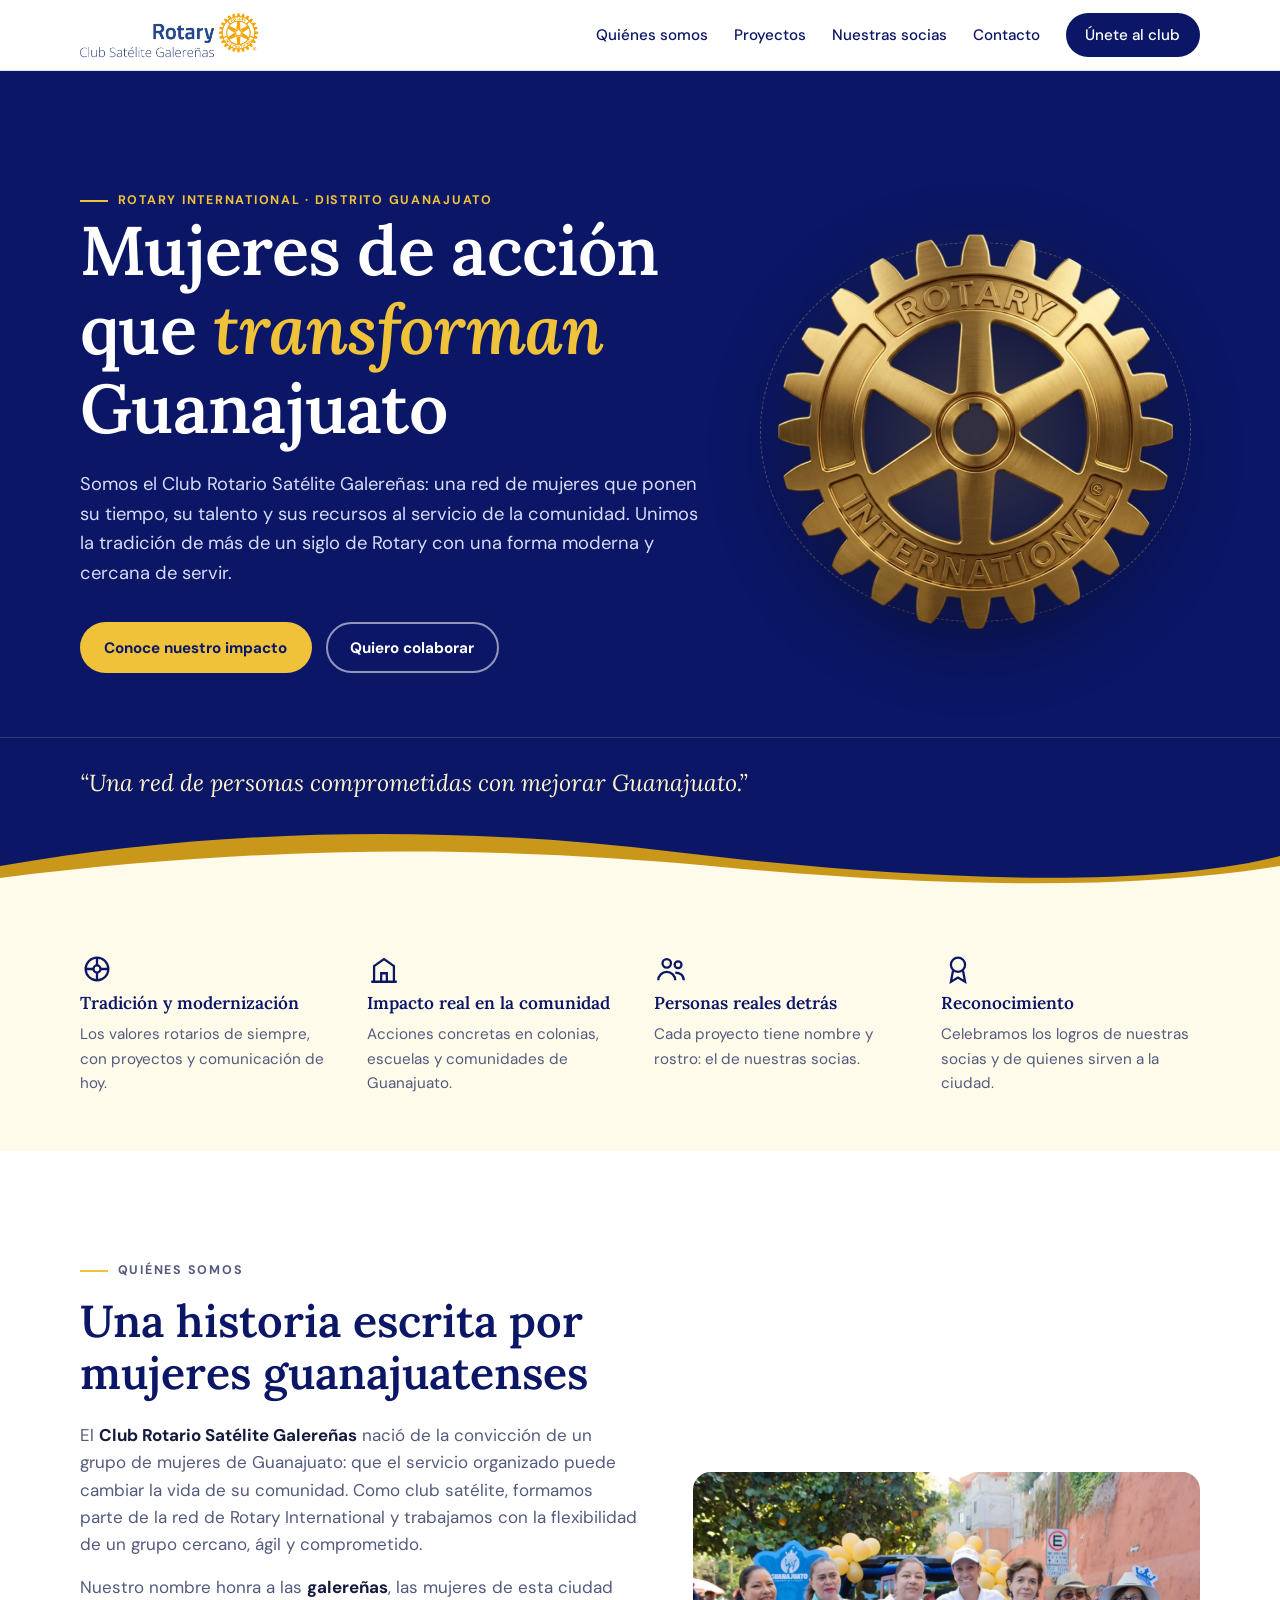
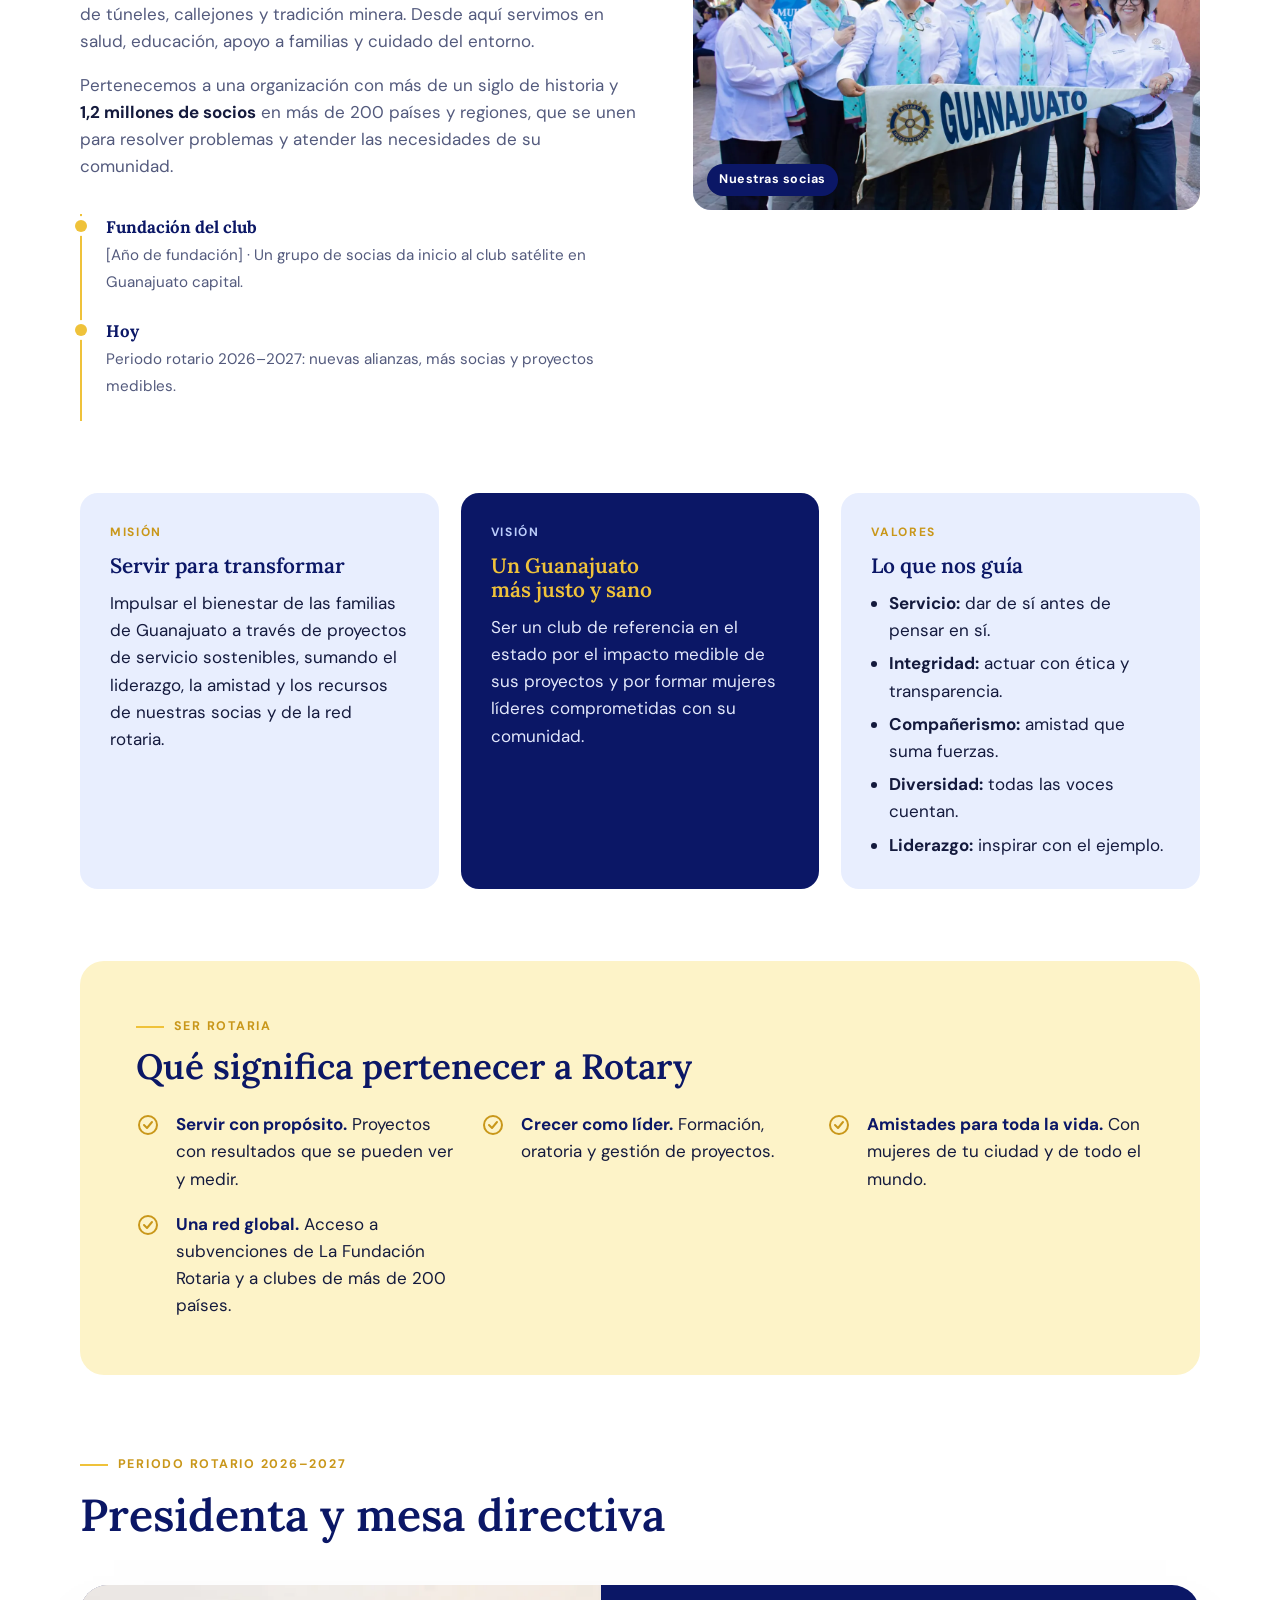
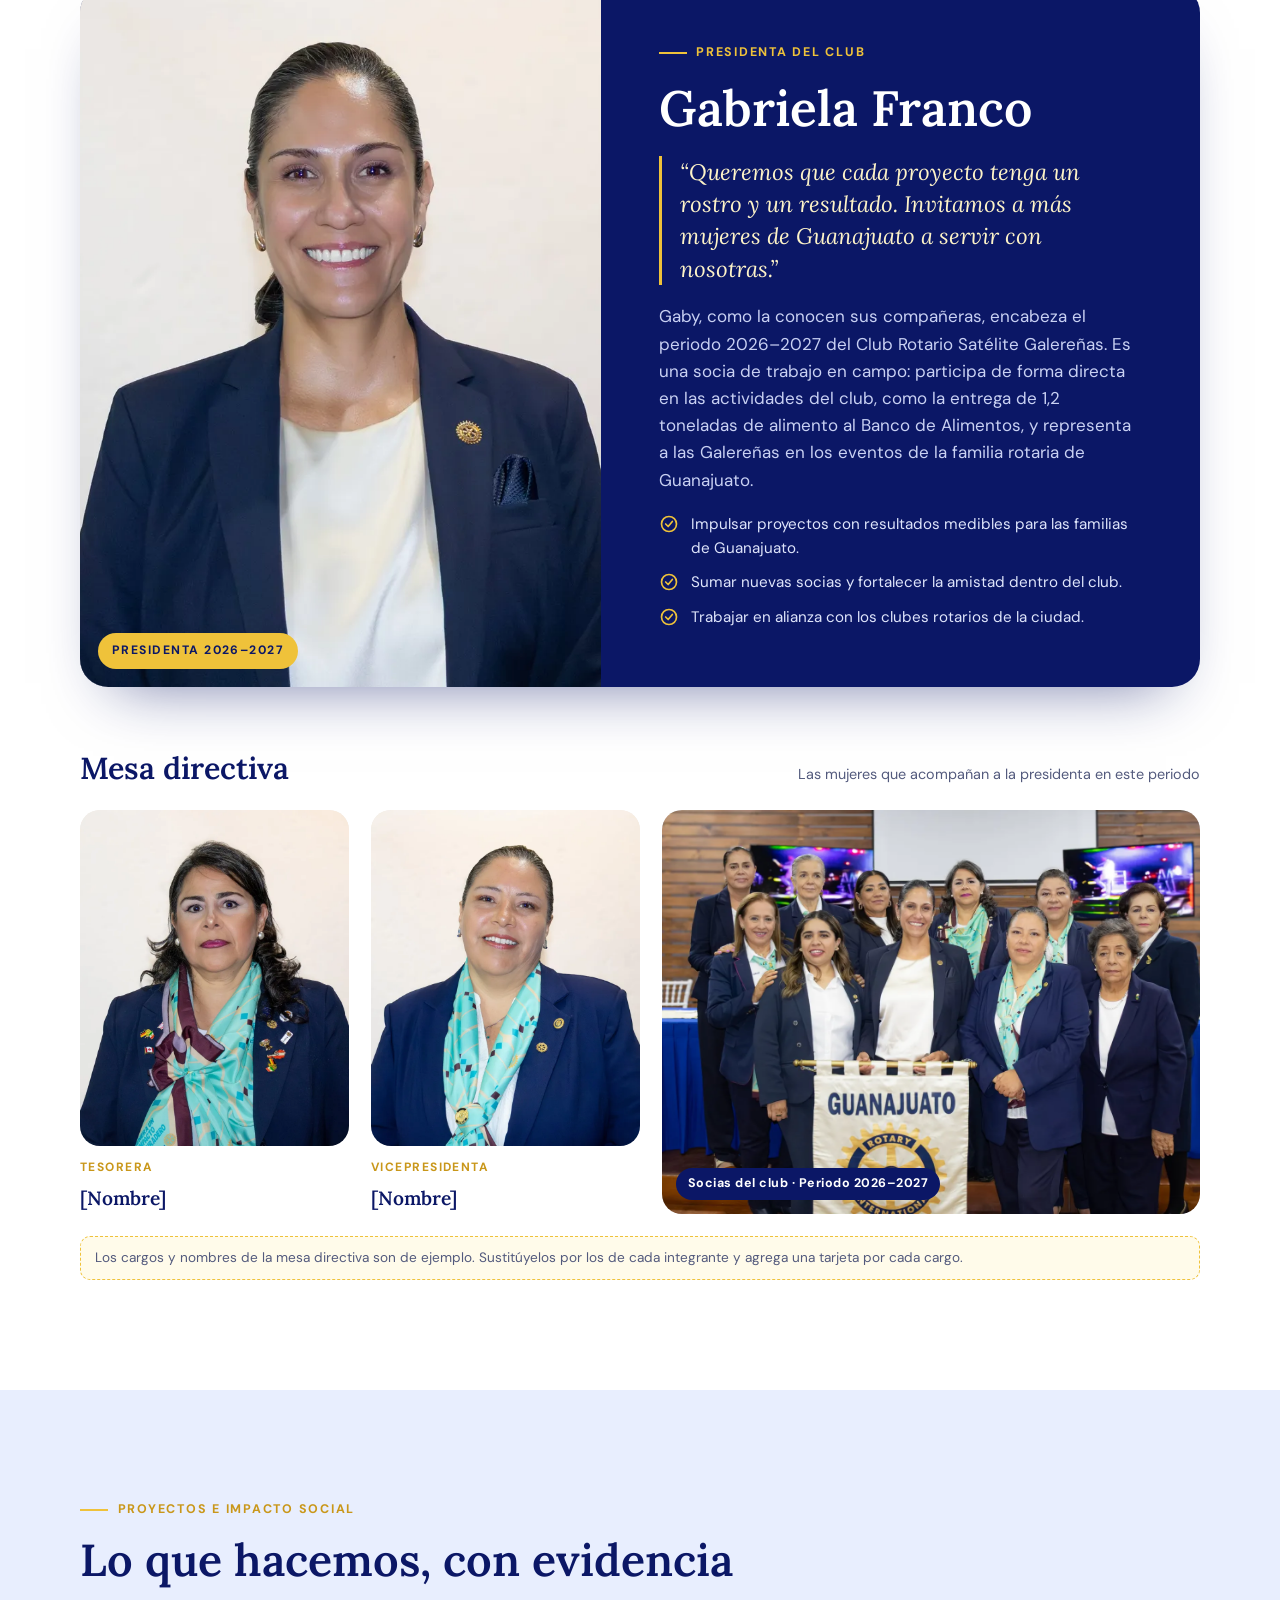
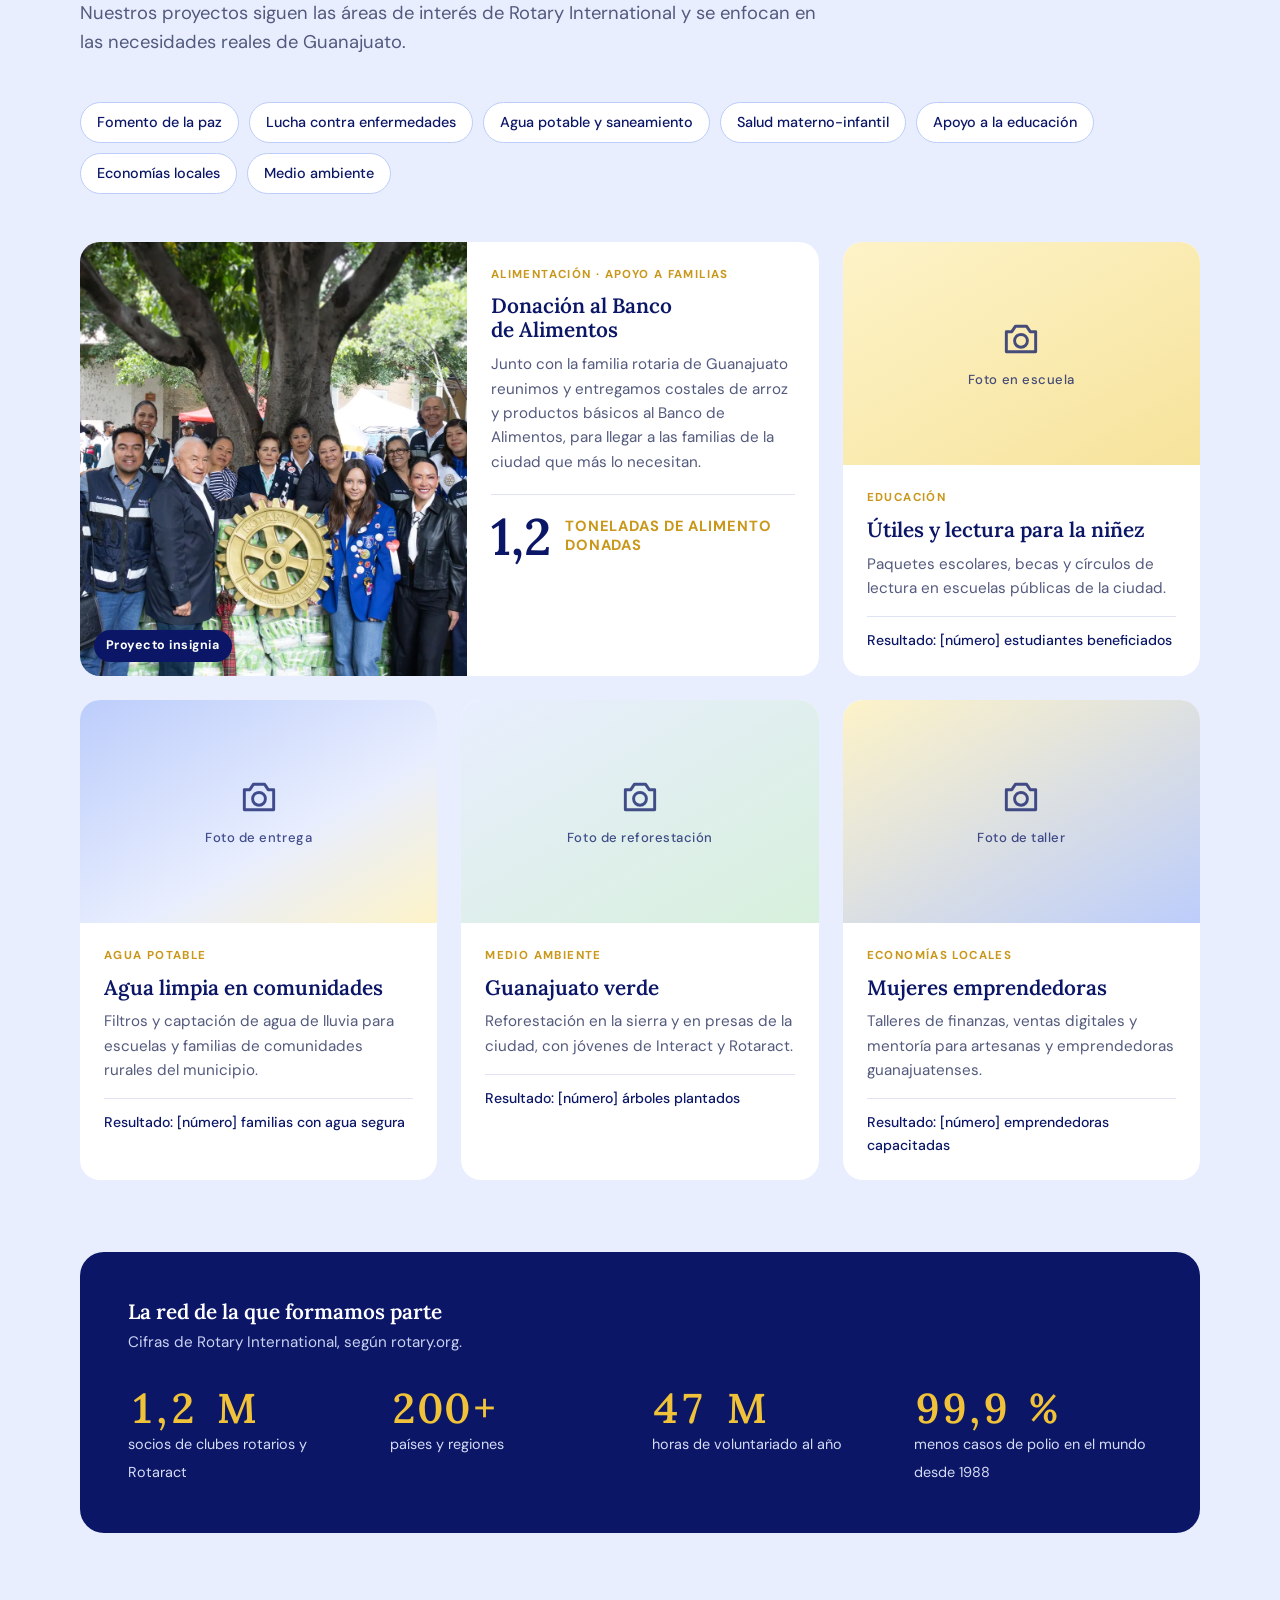
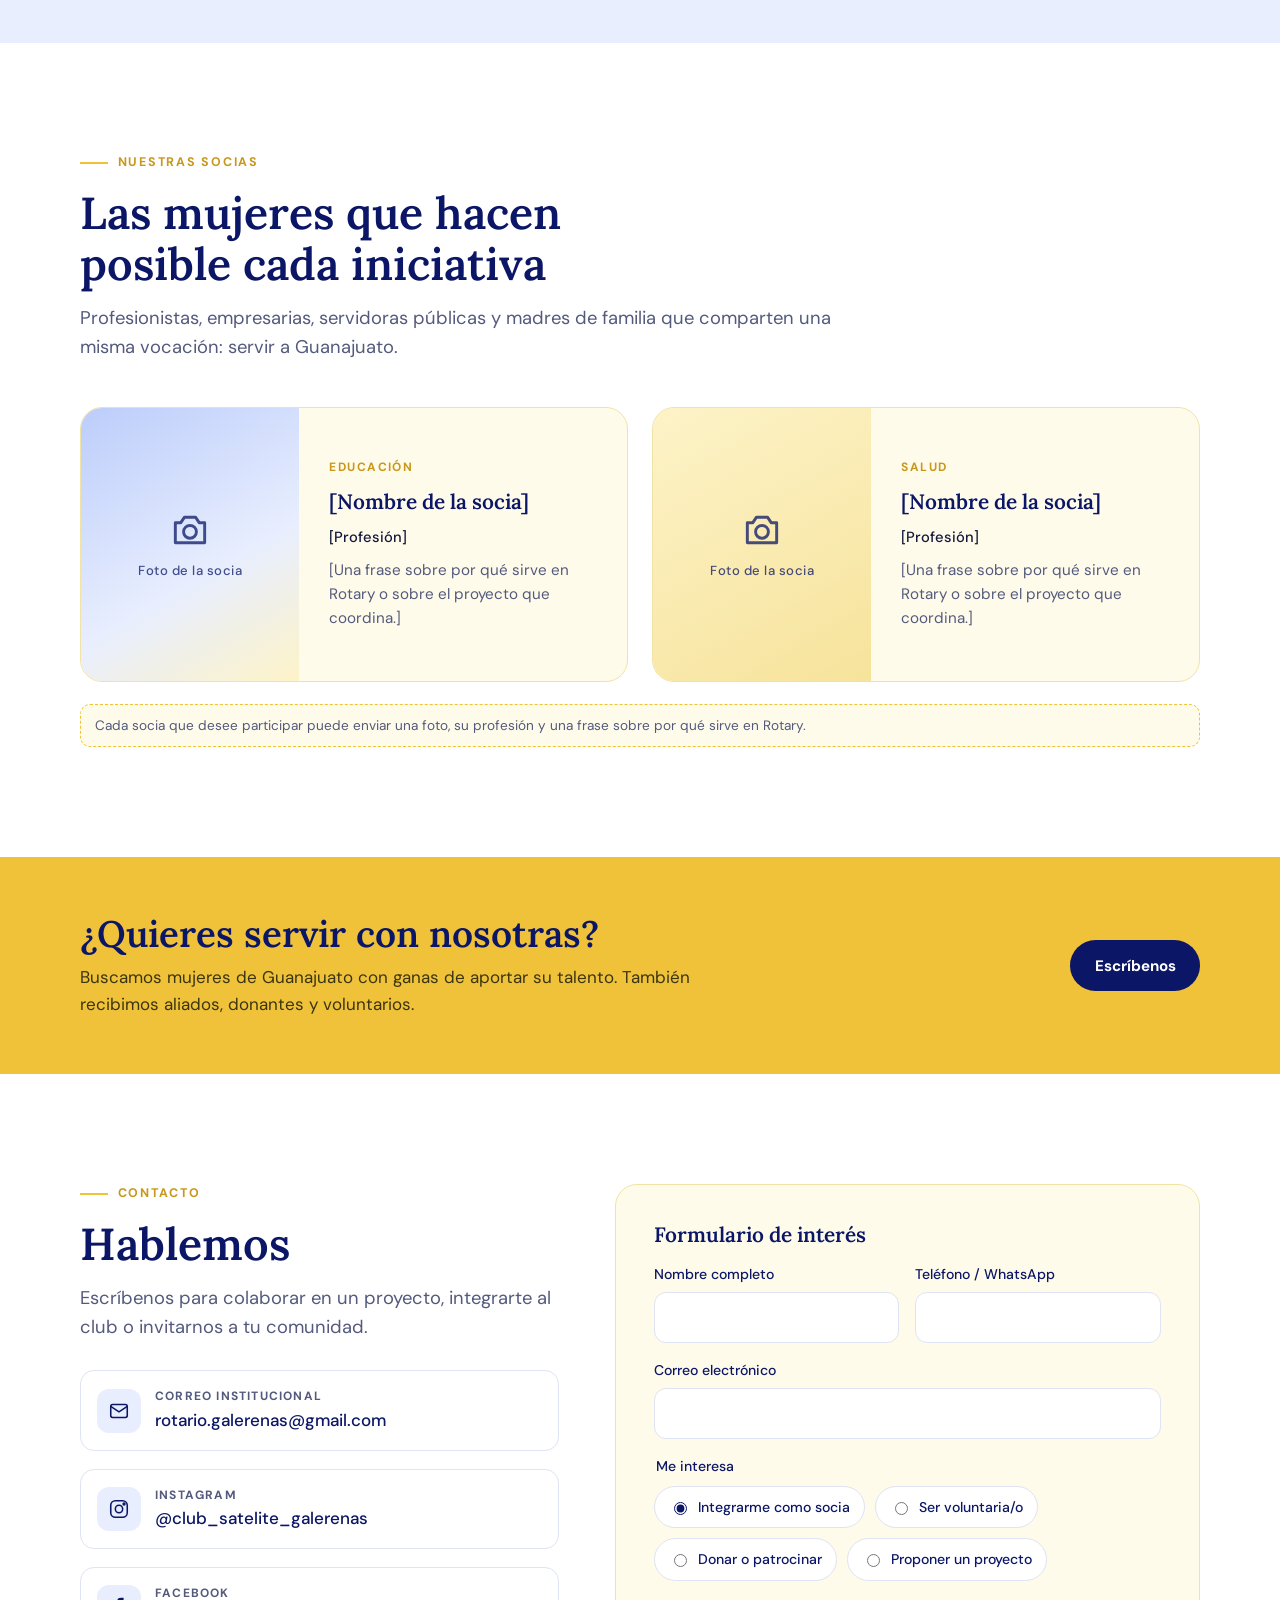
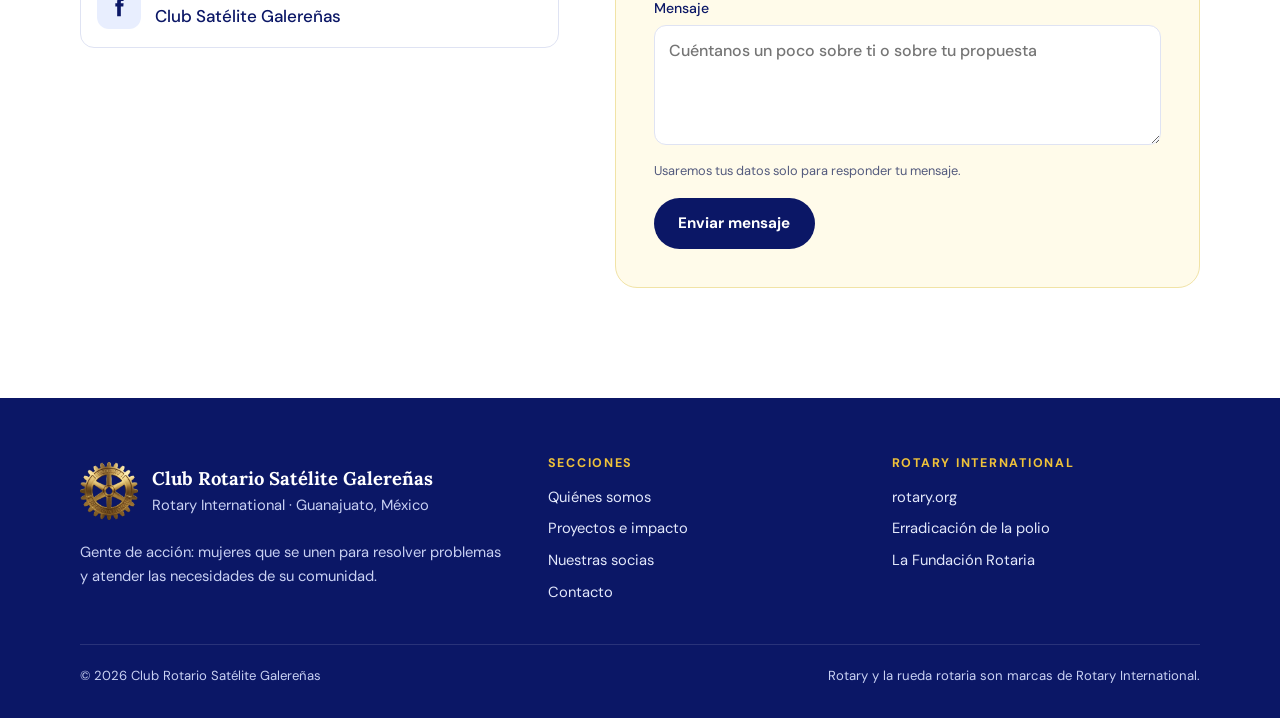
<file: index.html>
<!DOCTYPE html>
<html lang="es-MX">
<head>
<meta charset="utf-8">
<meta name="viewport" content="width=device-width, initial-scale=1">
<title>Club Rotario Satélite Galereñas · Rotary en Guanajuato</title>
<meta name="description" content="Club Rotario Satélite Galereñas: mujeres de acción comprometidas con mejorar Guanajuato.">
<meta name="theme-color" content="#0B1766">
<link rel="icon" href="favicon.ico" sizes="any">
<link rel="icon" type="image/png" href="favicon-192.png">
<link rel="apple-touch-icon" href="apple-touch-icon.png">
<!-- Vista previa al compartir el enlace (WhatsApp, Facebook). Cuando tengas dominio, cambia compartir.jpg por la dirección completa, por ejemplo https://www.tudominio.com/compartir.jpg -->
<meta property="og:type" content="website">
<meta property="og:locale" content="es_MX">
<meta property="og:title" content="Club Rotario Satélite Galereñas">
<meta property="og:description" content="Mujeres de acción que transforman Guanajuato. Conoce nuestros proyectos, a nuestras socias y cómo sumarte.">
<meta property="og:image" content="compartir.jpg">
<meta name="twitter:card" content="summary_large_image">
<link rel="preconnect" href="https://fonts.googleapis.com">
<link rel="preconnect" href="https://fonts.gstatic.com" crossorigin>
<link rel="stylesheet" href="https://fonts.googleapis.com/css2?family=Lora:ital,wght@0,500;0,600;0,700;1,500&family=DM+Sans:opsz,wght@9..40,400;9..40,500;9..40,700&display=swap">
<link rel="stylesheet" href="estilos.css">
</head>
<body>

<!-- ===== SVG reutilizables ===== -->
<svg width="0" height="0" style="position:absolute" aria-hidden="true">
  <symbol id="i-cam" viewBox="0 0 24 24" fill="none" stroke="currentColor" stroke-width="1.6" stroke-linecap="round" stroke-linejoin="round"><path d="M4 8h3l2-3h6l2 3h3v11H4z"/><circle cx="12" cy="13" r="3.5"/></symbol>
  <symbol id="i-check" viewBox="0 0 24 24" fill="none" stroke="currentColor" stroke-width="2" stroke-linecap="round" stroke-linejoin="round"><circle cx="12" cy="12" r="9"/><path d="m8 12 3 3 5-6"/></symbol>
  <symbol id="i-mail" viewBox="0 0 24 24" fill="none" stroke="currentColor" stroke-width="1.7"><rect x="3" y="5" width="18" height="14" rx="2"/><path d="m3 7 9 6 9-6"/></symbol>
  <symbol id="i-ig" viewBox="0 0 24 24" fill="none" stroke="currentColor" stroke-width="1.7"><rect x="3" y="3" width="18" height="18" rx="5"/><circle cx="12" cy="12" r="4"/><circle cx="17.5" cy="6.5" r="1" fill="currentColor"/></symbol>
  <symbol id="i-fb" viewBox="0 0 24 24" fill="currentColor"><path d="M14 8V6.5c0-.7.2-1 1.1-1H17V2h-2.8C11 2 10 3.5 10 6v2H8v3.5h2V22h4V11.5h2.7L17 8z"/></symbol>
</svg>

<header class="top">
  <div class="wrap">
    <a href="#inicio" aria-label="Inicio"><img class="logo" src="logo-rotary-satelite-galerenas.png" alt="Rotary Club Satélite Galereñas"></a>
    <button class="menu-btn" id="menuBtn" aria-label="Abrir menú" aria-expanded="false" aria-controls="mainNav">
      <svg width="28" height="28" viewBox="0 0 24 24" fill="none" stroke="currentColor" stroke-width="2" stroke-linecap="round"><path d="M4 7h16M4 12h16M4 17h16"/></svg>
    </button>
    <nav class="main" id="mainNav">
      <a href="#quienes">Quiénes somos</a>
      <a href="#proyectos">Proyectos</a>
      <a href="#socias">Nuestras socias</a>
      <a href="#contacto">Contacto</a>
      <a href="#contacto" class="btn btn-navy">Únete al club</a>
    </nav>
  </div>
</header>

<main>
<!-- ===== 1. INICIO ===== -->
<div class="hero" id="inicio">
  <div class="wrap">
    <div>
      <p class="eyebrow">Rotary International · Distrito Guanajuato</p>
      <h1>Mujeres de acción que <em>transforman</em> Guanajuato</h1>
      <p class="lead">Somos el Club Rotario Satélite Galereñas: una red de mujeres que ponen su tiempo, su talento y sus recursos al servicio de la comunidad. Unimos la tradición de más de un siglo de Rotary con una forma moderna y cercana de servir.</p>
      <div class="hero-ctas">
        <a href="#proyectos" class="btn btn-gold">Conoce nuestro impacto</a>
        <a href="#contacto" class="btn btn-ghost">Quiero colaborar</a>
      </div>
    </div>
    <div class="hero-wheel" aria-hidden="true">
      <span class="ring"></span>
      <img src="rueda-rotaria.webp" alt="">
    </div>
  </div>
  <div class="hero-quote"><div class="wrap"><p>“Una red de personas comprometidas con mejorar Guanajuato.”</p></div></div>
  <svg class="wave" viewBox="0 0 1440 70" preserveAspectRatio="none" aria-hidden="true">
    <path d="M0 70V40C260 0 520 0 760 26s520 40 680 4v40z" fill="#C9971A"/>
    <path d="M0 70V52C300 18 560 20 800 40s460 26 640 0v30z" fill="#FFFBEA"/>
  </svg>
</div>

<div class="pillars">
  <div class="wrap">
    <div class="pillar">
      <svg viewBox="0 0 24 24" fill="none" stroke="currentColor" stroke-width="1.6"><circle cx="12" cy="12" r="8"/><circle cx="12" cy="12" r="2.5"/><path d="M12 4v5.5M12 14.5V20M4 12h5.5M14.5 12H20"/></svg>
      <h3>Tradición y modernización</h3>
      <p>Los valores rotarios de siempre, con proyectos y comunicación de hoy.</p>
    </div>
    <div class="pillar">
      <svg viewBox="0 0 24 24" fill="none" stroke="currentColor" stroke-width="1.6"><path d="M3 21h18M5 21V10l7-5 7 5v11M10 21v-6h4v6"/></svg>
      <h3>Impacto real en la comunidad</h3>
      <p>Acciones concretas en colonias, escuelas y comunidades de Guanajuato.</p>
    </div>
    <div class="pillar">
      <svg viewBox="0 0 24 24" fill="none" stroke="currentColor" stroke-width="1.6"><circle cx="9" cy="8" r="3"/><circle cx="17" cy="9" r="2.4"/><path d="M3 20c0-3.3 2.7-6 6-6s6 2.7 6 6M15 14.5c3 0 6 1.8 6 5.5"/></svg>
      <h3>Personas reales detrás</h3>
      <p>Cada proyecto tiene nombre y rostro: el de nuestras socias.</p>
    </div>
    <div class="pillar">
      <svg viewBox="0 0 24 24" fill="none" stroke="currentColor" stroke-width="1.6"><circle cx="12" cy="9" r="5"/><path d="m8.5 13-1.5 8 5-3 5 3-1.5-8"/></svg>
      <h3>Reconocimiento</h3>
      <p>Celebramos los logros de nuestras socias y de quienes sirven a la ciudad.</p>
    </div>
  </div>
</div>

<!-- ===== 2. QUIÉNES SOMOS ===== -->
<section id="quienes">
  <div class="wrap">
    <div class="about-grid">
      <div class="story">
        <div class="sec-head" style="margin-bottom:24px">
          <p class="eyebrow">Quiénes somos</p>
          <h2>Una historia escrita por mujeres guanajuatenses</h2>
        </div>
        <p>El <strong>Club Rotario Satélite Galereñas</strong> nació de la convicción de un grupo de mujeres de Guanajuato: que el servicio organizado puede cambiar la vida de su comunidad. Como club satélite, formamos parte de la red de Rotary International y trabajamos con la flexibilidad de un grupo cercano, ágil y comprometido.</p>
        <p>Nuestro nombre honra a las <strong>galereñas</strong>, las mujeres de esta ciudad de túneles, callejones y tradición minera. Desde aquí servimos en salud, educación, apoyo a familias y cuidado del entorno.</p>
        <p>Pertenecemos a una organización con más de un siglo de historia y <strong>1,2 millones de socios</strong> en más de 200 países y regiones, que se unen para resolver problemas y atender las necesidades de su comunidad.</p>
        <div class="timeline" aria-label="Trayectoria del club">
          <div class="tl"><b>Fundación del club</b><span>[Año de fundación] · Un grupo de socias da inicio al club satélite en Guanajuato capital.</span></div>
          <div class="tl"><b>Hoy</b><span>Periodo rotario 2026–2027: nuevas alianzas, más socias y proyectos medibles.</span></div>
        </div>
      </div>
      <div class="photo about-photo" style="aspect-ratio:3/2">
        <img class="real" src="socias-banderin-guanajuato.webp" loading="lazy" decoding="async" alt="Socias del club con uniforme blanco y el banderín rotario de Guanajuato en las calles de la ciudad">
        <span class="cap">Nuestras socias</span>
      </div>
    </div>

    <div class="mvv">
      <article>
        <span class="k">Misión</span>
        <h3>Servir para transformar</h3>
        <p>Impulsar el bienestar de las familias de Guanajuato a través de proyectos de servicio sostenibles, sumando el liderazgo, la amistad y los recursos de nuestras socias y de la red rotaria.</p>
      </article>
      <article>
        <span class="k">Visión</span>
        <h3>Un Guanajuato más justo y sano</h3>
        <p>Ser un club de referencia en el estado por el impacto medible de sus proyectos y por formar mujeres líderes comprometidas con su comunidad.</p>
      </article>
      <article>
        <span class="k">Valores</span>
        <h3>Lo que nos guía</h3>
        <ul>
          <li><b>Servicio:</b> dar de sí antes de pensar en sí.</li>
          <li><b>Integridad:</b> actuar con ética y transparencia.</li>
          <li><b>Compañerismo:</b> amistad que suma fuerzas.</li>
          <li><b>Diversidad:</b> todas las voces cuentan.</li>
          <li><b>Liderazgo:</b> inspirar con el ejemplo.</li>
        </ul>
      </article>
    </div>

    <div class="belong">
      <div>
        <p class="eyebrow">Ser rotaria</p>
        <h2 style="margin-top:10px;font-size:clamp(1.6rem,3vw,2.2rem)">Qué significa pertenecer a Rotary</h2>
        <ul>
          <li><svg><use href="#i-check"/></svg><span><b>Servir con propósito.</b> Proyectos con resultados que se pueden ver y medir.</span></li>
          <li><svg><use href="#i-check"/></svg><span><b>Crecer como líder.</b> Formación, oratoria y gestión de proyectos.</span></li>
          <li><svg><use href="#i-check"/></svg><span><b>Amistades para toda la vida.</b> Con mujeres de tu ciudad y de todo el mundo.</span></li>
          <li><svg><use href="#i-check"/></svg><span><b>Una red global.</b> Acceso a subvenciones de La Fundación Rotaria y a clubes de más de 200 países.</span></li>
        </ul>
      </div>
    </div>

    <div class="board">
      <div class="sec-head">
        <p class="eyebrow">Periodo rotario 2026–2027</p>
        <h2>Presidenta y mesa directiva</h2>
      </div>
      <article class="president">
        <figure class="pres-photo">
          <img src="presidenta-gabriela-franco.webp" loading="lazy" decoding="async" alt="Retrato de Gabriela Franco, presidenta del Club Rotario Satélite Galereñas">
          <span class="pres-badge">Presidenta 2026–2027</span>
        </figure>
        <div class="pbody">
          <span class="eyebrow">Presidenta del club</span>
          <h3>Gabriela Franco</h3>
          <p class="pres-quote">“Queremos que cada proyecto tenga un rostro y un resultado. Invitamos a más mujeres de Guanajuato a servir con nosotras.”</p>
          <p class="bio">Gaby, como la conocen sus compañeras, encabeza el periodo 2026–2027 del Club Rotario Satélite Galereñas. Es una socia de trabajo en campo: participa de forma directa en las actividades del club, como la entrega de 1,2 toneladas de alimento al Banco de Alimentos, y representa a las Galereñas en los eventos de la familia rotaria de Guanajuato.</p>
          <ul>
            <li><svg><use href="#i-check"/></svg><span>Impulsar proyectos con resultados medibles para las familias de Guanajuato.</span></li>
            <li><svg><use href="#i-check"/></svg><span>Sumar nuevas socias y fortalecer la amistad dentro del club.</span></li>
            <li><svg><use href="#i-check"/></svg><span>Trabajar en alianza con los clubes rotarios de la ciudad.</span></li>
          </ul>
        </div>
      </article>

      <div class="board-sub">
        <h3>Mesa directiva</h3>
        <span>Las mujeres que acompañan a la presidenta en este periodo</span>
      </div>
      <div class="team">
        <div class="member">
          <img src="mesa-directiva-tesorera.webp" loading="lazy" decoding="async" alt="Retrato de la tesorera del club">
          <span class="role">Tesorera</span>
          <b>[Nombre]</b>
        </div>
        <div class="member">
          <img src="mesa-directiva-vicepresidenta.webp" loading="lazy" decoding="async" alt="Retrato de la vicepresidenta del club">
          <span class="role">Vicepresidenta</span>
          <b>[Nombre]</b>
        </div>
        <figure class="team-photo">
          <img src="socias-periodo-2026-2027.webp" loading="lazy" decoding="async" alt="Socias del club en uniforme azul marino con el estandarte rotario de Guanajuato">
          <figcaption>Socias del club · Periodo 2026–2027</figcaption>
        </figure>
      </div>
      <p class="note">Los cargos y nombres de la mesa directiva son de ejemplo. Sustitúyelos por los de cada integrante y agrega una tarjeta por cada cargo.</p>
    </div>
  </div>
</section>

<!-- ===== 3. PROYECTOS E IMPACTO ===== -->
<section class="projects" id="proyectos">
  <div class="wrap">
    <div class="sec-head">
      <p class="eyebrow">Proyectos e impacto social</p>
      <h2>Lo que hacemos, con evidencia</h2>
      <p class="lead">Nuestros proyectos siguen las áreas de interés de Rotary International y se enfocan en las necesidades reales de Guanajuato.</p>
    </div>
    <div class="areas" aria-label="Áreas de interés de Rotary">
      <span class="chip">Fomento de la paz</span>
      <span class="chip">Lucha contra enfermedades</span>
      <span class="chip">Agua potable y saneamiento</span>
      <span class="chip">Salud materno-infantil</span>
      <span class="chip">Apoyo a la educación</span>
      <span class="chip">Economías locales</span>
      <span class="chip">Medio ambiente</span>
    </div>

    <div class="proj-grid">
      <article class="proj feature">
        <div class="photo"><img class="real" src="donacion-banco-de-alimentos.webp" loading="lazy" decoding="async" alt="Socias y rotarios de Guanajuato reunidos frente a la donación de alimentos con la rueda rotaria"><span class="cap">Proyecto insignia</span></div>
        <div class="body">
          <span class="tag">Alimentación · Apoyo a familias</span>
          <h3>Donación al Banco de Alimentos</h3>
          <p>Junto con la familia rotaria de Guanajuato reunimos y entregamos costales de arroz y productos básicos al Banco de Alimentos, para llegar a las familias de la ciudad que más lo necesitan.</p>
          <div class="big-res"><b>1,2</b><span>toneladas de alimento<br>donadas</span></div>
        </div>
      </article>
      <article class="proj">
        <div class="photo" style="background:linear-gradient(150deg,var(--cream),#f6e39b)"><div class="ph"><svg><use href="#i-cam"/></svg><span>Foto en escuela</span></div></div>
        <div class="body">
          <span class="tag">Educación</span>
          <h3>Útiles y lectura para la niñez</h3>
          <p>Paquetes escolares, becas y círculos de lectura en escuelas públicas de la ciudad.</p>
          <p class="res">Resultado: [número] estudiantes beneficiados</p>
        </div>
      </article>
      <article class="proj">
        <div class="photo"><div class="ph"><svg><use href="#i-cam"/></svg><span>Foto de entrega</span></div></div>
        <div class="body">
          <span class="tag">Agua potable</span>
          <h3>Agua limpia en comunidades</h3>
          <p>Filtros y captación de agua de lluvia para escuelas y familias de comunidades rurales del municipio.</p>
          <p class="res">Resultado: [número] familias con agua segura</p>
        </div>
      </article>
      <article class="proj">
        <div class="photo" style="background:linear-gradient(150deg,var(--lav-soft),#d7f0dc)"><div class="ph"><svg><use href="#i-cam"/></svg><span>Foto de reforestación</span></div></div>
        <div class="body">
          <span class="tag">Medio ambiente</span>
          <h3>Guanajuato verde</h3>
          <p>Reforestación en la sierra y en presas de la ciudad, con jóvenes de Interact y Rotaract.</p>
          <p class="res">Resultado: [número] árboles plantados</p>
        </div>
      </article>
      <article class="proj">
        <div class="photo" style="background:linear-gradient(150deg,var(--cream),var(--lav))"><div class="ph"><svg><use href="#i-cam"/></svg><span>Foto de taller</span></div></div>
        <div class="body">
          <span class="tag">Economías locales</span>
          <h3>Mujeres emprendedoras</h3>
          <p>Talleres de finanzas, ventas digitales y mentoría para artesanas y emprendedoras guanajuatenses.</p>
          <p class="res">Resultado: [número] emprendedoras capacitadas</p>
        </div>
      </article>
    </div>

    <div class="numbers">
      <h3>La red de la que formamos parte</h3>
      <p>Cifras de Rotary International, según rotary.org.</p>
      <div class="num-grid">
        <div class="num"><b>1,2 M</b><span>socios de clubes rotarios y Rotaract</span></div>
        <div class="num"><b>200+</b><span>países y regiones</span></div>
        <div class="num"><b>47 M</b><span>horas de voluntariado al año</span></div>
        <div class="num"><b>99,9 %</b><span>menos casos de polio en el mundo desde 1988</span></div>
      </div>
    </div>
  </div>
</section>

<!-- ===== NUESTRAS SOCIAS ===== -->
<section id="socias">
  <div class="wrap">
    <div class="sec-head">
      <p class="eyebrow">Nuestras socias</p>
      <h2>Las mujeres que hacen posible cada iniciativa</h2>
      <p class="lead">Profesionistas, empresarias, servidoras públicas y madres de familia que comparten una misma vocación: servir a Guanajuato.</p>
    </div>

    <div class="socias-grid">
      <article class="socia">
        <div class="photo"><div class="ph"><svg><use href="#i-cam"/></svg><span>Foto de la socia</span></div></div>
        <div class="sbody">
          <span class="avoc">Educación</span>
          <b>[Nombre de la socia]</b>
          <span class="prof">[Profesión]</span>
          <p>[Una frase sobre por qué sirve en Rotary o sobre el proyecto que coordina.]</p>
        </div>
      </article>
      <article class="socia">
        <div class="photo" style="background:linear-gradient(150deg,var(--cream) 0%,#f6e39b 100%)"><div class="ph"><svg><use href="#i-cam"/></svg><span>Foto de la socia</span></div></div>
        <div class="sbody">
          <span class="avoc">Salud</span>
          <b>[Nombre de la socia]</b>
          <span class="prof">[Profesión]</span>
          <p>[Una frase sobre por qué sirve en Rotary o sobre el proyecto que coordina.]</p>
        </div>
      </article>
    </div>
    <p class="note">Cada socia que desee participar puede enviar una foto, su profesión y una frase sobre por qué sirve en Rotary.</p>
  </div>
</section>

<div class="join">
  <div class="wrap">
    <div>
      <h2>¿Quieres servir con nosotras?</h2>
      <p>Buscamos mujeres de Guanajuato con ganas de aportar su talento. También recibimos aliados, donantes y voluntarios.</p>
    </div>
    <a href="#contacto" class="btn btn-navy">Escríbenos</a>
  </div>
</div>

<!-- ===== 7. CONTACTO ===== -->
<section id="contacto">
  <div class="wrap">
    <div class="contact-grid">
      <div>
        <div class="sec-head" style="margin-bottom:28px">
          <p class="eyebrow">Contacto</p>
          <h2>Hablemos</h2>
          <p class="lead">Escríbenos para colaborar en un proyecto, integrarte al club o invitarnos a tu comunidad.</p>
        </div>
        <div class="cinfo">
          <div class="crow"><span class="ic"><svg><use href="#i-mail"/></svg></span><div><small>Correo institucional</small><a class="val" href="mailto:rotario.galerenas@gmail.com">rotario.galerenas@gmail.com</a></div></div>
          <div class="crow"><span class="ic"><svg><use href="#i-ig"/></svg></span><div><small>Instagram</small><a class="val" href="https://www.instagram.com/club_satelite_galerenas/" target="_blank" rel="noopener">@club_satelite_galerenas</a></div></div>
          <div class="crow"><span class="ic"><svg><use href="#i-fb"/></svg></span><div><small>Facebook</small><a class="val" href="https://www.facebook.com/people/Club-Sat%C3%A9lite-Galere%C3%B1as/61592067922469/" target="_blank" rel="noopener">Club Satélite Galereñas</a></div></div>
        </div>
      </div>

      <!-- FORMULARIO DE CONTACTO
           data-endpoint: los mensajes llegan directo al correo del club con FormSubmit (formsubmit.co), gratis y sin cuenta.
             La primera vez, FormSubmit manda un correo para activar el formulario (ver INSTRUCCIONES.txt).
           data-email: correo para el botón "Enviar por correo", que aparece si el envío directo no funciona. -->
      <form class="cform" id="cform" novalidate data-email="rotario.galerenas@gmail.com" data-endpoint="https://formsubmit.co/ajax/rotario.galerenas@gmail.com">
        <h3>Formulario de interés</h3>
        <input type="hidden" name="_subject" value="Nuevo contacto desde la página web">
        <input type="hidden" name="_template" value="table">
        <input type="hidden" name="_captcha" value="false">
        <input type="text" name="_honey" id="f-honey" tabindex="-1" autocomplete="off" aria-hidden="true" style="display:none">
        <div class="frow">
          <label for="f-name">Nombre completo<input id="f-name" name="name" autocomplete="name" required></label>
          <label for="f-phone">Teléfono / WhatsApp<input id="f-phone" name="phone" type="tel" autocomplete="tel"></label>
        </div>
        <label for="f-email">Correo electrónico<input id="f-email" name="email" type="email" autocomplete="email" required></label>
        <fieldset style="border:0;padding:0;margin:0;display:grid;gap:8px">
          <legend style="font-size:.88rem;font-weight:500;color:var(--navy);margin-bottom:8px">Me interesa</legend>
          <div class="interest">
            <label for="i1"><input type="radio" id="i1" name="interes" value="Integrarme como socia" checked> Integrarme como socia</label>
            <label for="i2"><input type="radio" id="i2" name="interes" value="Colaborar como voluntaria/o"> Ser voluntaria/o</label>
            <label for="i3"><input type="radio" id="i3" name="interes" value="Donar o patrocinar"> Donar o patrocinar</label>
            <label for="i4"><input type="radio" id="i4" name="interes" value="Proponer un proyecto"> Proponer un proyecto</label>
          </div>
        </fieldset>
        <label for="f-msg">Mensaje<textarea id="f-msg" name="message" placeholder="Cuéntanos un poco sobre ti o sobre tu propuesta"></textarea></label>
        <p class="err" id="ferr" hidden></p>
        <p class="privacy">Usaremos tus datos solo para responder tu mensaje.</p>
        <button class="btn btn-navy" id="fsubmit" type="submit" style="justify-self:start">Enviar mensaje</button>
        <div class="ok" id="fok" hidden>
          <b id="okTitle">Tu mensaje está listo</b>
          <span id="okText">Envíalo al club por correo o cópialo.</span>
          <pre id="fsum"></pre>
          <div class="ok-actions">
            <a class="btn btn-gold" id="mailBtn" href="mailto:rotario.galerenas@gmail.com">Enviar por correo</a>
            <button type="button" class="btn btn-ghost" id="copyBtn">Copiar mensaje</button>
          </div>
        </div>
      </form>
    </div>
  </div>
</section>
</main>

<footer>
  <div class="wrap">
    <div class="grid">
      <div style="display:grid;gap:14px">
        <div class="brand"><img src="rueda-rotaria.webp" alt=""><div><b>Club Rotario Satélite Galereñas</b><span>Rotary International · Guanajuato, México</span></div></div>
        <p>Gente de acción: mujeres que se unen para resolver problemas y atender las necesidades de su comunidad.</p>
      </div>
      <div>
        <h4>Secciones</h4>
        <ul><li><a href="#quienes">Quiénes somos</a></li><li><a href="#proyectos">Proyectos e impacto</a></li><li><a href="#socias">Nuestras socias</a></li><li><a href="#contacto">Contacto</a></li></ul>
      </div>
      <div>
        <h4>Rotary International</h4>
        <ul><li><a href="https://www.rotary.org/es-mx" target="_blank" rel="noopener">rotary.org</a></li><li><a href="https://www.endpolio.org/es" target="_blank" rel="noopener">Erradicación de la polio</a></li><li><a href="https://my.rotary.org/es/donate" target="_blank" rel="noopener">La Fundación Rotaria</a></li></ul>
      </div>
    </div>
    <div class="legal"><span>© 2026 Club Rotario Satélite Galereñas</span><span>Rotary y la rueda rotaria son marcas de Rotary International.</span></div>
  </div>
</footer>
<script src="main.js"></script>
</body>
</html>
</file>
<file: estilos.css>
/* Club Rotario Satélite Galereñas · estilos del sitio */
body{margin:0}img{max-width:100%}[hidden]{display:none!important}
/* Layout: bandas alternas crema / blanco / azul marino; el engrane dorado como hilo visual. Tema único claro, fiel al kit de marca. */
:root{
  --navy:#0B1766; --navy-2:#16257f; --gold:#EFC23A; --gold-deep:#C9971A;
  --cream:#FDF3C8; --cream-soft:#FFFBEA; --lav:#BCCDFB; --lav-soft:#E8EEFE;
  --ink:#141a3d; --muted:#535a7d; --paper:#ffffff; --line:#dfe3f3;
  --f-title:"Lora", Georgia, "Times New Roman", serif;
  --f-body:"DM Sans", system-ui, -apple-system, "Segoe UI", Arial, sans-serif;
  --wrap:1160px;
  color-scheme:light;
}
*{box-sizing:border-box}
html{scroll-behavior:smooth}
@media (prefers-reduced-motion:reduce){html{scroll-behavior:auto}*{animation:none!important;transition:none!important}}
body{background:var(--paper);color:var(--ink);font-family:var(--f-body);font-size:17px;line-height:1.6}
body::before{content:"";position:fixed;inset:0 0 auto;height:env(safe-area-inset-top,0px);z-index:60;background:var(--paper)}
h1,h2,h3{font-family:var(--f-title);color:var(--navy);line-height:1.15;text-wrap:balance;margin:0}
h2{font-size:clamp(1.9rem,4vw,2.8rem);font-weight:600}
h3{font-size:1.3rem;font-weight:600}
p{margin:0}
a{color:inherit}
:focus-visible{outline:3px solid var(--gold);outline-offset:3px;border-radius:4px}
.wrap{max-width:var(--wrap);margin:0 auto;padding-left:max(20px,env(safe-area-inset-left,0px));padding-right:max(20px,env(safe-area-inset-right,0px))}
.eyebrow{font-size:.78rem;font-weight:700;letter-spacing:.14em;text-transform:uppercase;color:var(--gold-deep);display:flex;align-items:center;gap:.6rem}
.eyebrow::before{content:"";width:28px;height:2px;background:var(--gold)}
.lead{font-size:1.15rem;color:var(--muted);max-width:62ch}
section{padding-block:clamp(64px,9vw,110px)}
.sec-head{display:grid;gap:14px;margin-bottom:44px;max-width:760px}
.btn{display:inline-flex;align-items:center;gap:.5rem;font:700 .95rem var(--f-body);padding:.85rem 1.4rem;border-radius:999px;text-decoration:none;border:2px solid transparent;cursor:pointer;transition:transform .2s, background .2s}
.btn:hover{transform:translateY(-2px)}
.btn-gold{background:var(--gold);color:var(--navy)}
.btn-ghost{border-color:rgba(255,255,255,.55);color:#fff;background:transparent}
.btn-navy{background:var(--navy);color:#fff}

/* Header */
header.top{position:sticky;top:env(safe-area-inset-top,0px);z-index:50;background:rgba(255,255,255,.96);backdrop-filter:blur(8px);border-bottom:1px solid var(--line)}
.top .wrap{display:flex;align-items:center;justify-content:space-between;gap:20px;padding-block:12px}
.top img.logo{height:46px;width:auto;display:block}
nav.main{display:flex;gap:26px;align-items:center}
nav.main a{text-decoration:none;font-weight:500;font-size:.95rem;color:var(--navy)}
nav.main a:not(.btn):hover{color:var(--gold-deep)}
nav.main a.btn{color:#fff}
nav.main .btn{padding:.6rem 1.1rem}
.menu-btn{display:none;background:none;border:0;padding:8px;cursor:pointer;color:var(--navy)}
@media (max-width:900px){
  .menu-btn{display:block}
  nav.main{position:absolute;top:100%;left:0;right:0;flex-direction:column;align-items:stretch;gap:0;background:#fff;border-bottom:1px solid var(--line);padding:8px max(20px,env(safe-area-inset-right,0px)) 18px max(20px,env(safe-area-inset-left,0px));display:none}
  nav.main.open{display:flex}
  nav.main a{padding:12px 0;border-bottom:1px solid var(--line)}
  nav.main .btn{margin-top:12px;justify-content:center;border-bottom:0}
  .top img.logo{height:38px}
}

/* Hero */
.hero{background:var(--navy);color:#fff;position:relative;overflow:hidden;padding-block:clamp(70px,10vw,120px) 0}
.hero .wrap{display:grid;grid-template-columns:1.25fr .9fr;gap:48px;align-items:center;position:relative;z-index:2}
.hero h1{color:#fff;font-size:clamp(2.4rem,6vw,4.3rem);font-weight:600;letter-spacing:-.01em}
.hero h1 em{font-style:italic;color:var(--gold)}
.hero .lead{color:#d6dcf6;margin-top:22px}
.hero .eyebrow{color:var(--gold)}
.hero-ctas{display:flex;flex-wrap:wrap;gap:14px;margin-top:34px}
.hero-wheel{position:relative;display:grid;place-items:center}
.hero-wheel::before{content:"";position:absolute;width:min(460px,95%);aspect-ratio:1;border-radius:50%;background:radial-gradient(circle,rgba(239,194,58,.28) 0%,rgba(239,194,58,.08) 45%,transparent 70%)}
.hero-wheel img{position:relative;width:min(420px,88%);height:auto;animation:spin 60s linear infinite;filter:drop-shadow(0 18px 36px rgba(0,0,0,.45));will-change:transform}
.hero-wheel:hover img{animation-play-state:paused}
@keyframes spin{to{transform:rotate(360deg)}}
.hero-wheel .ring{position:absolute;inset:2%;border:1px dashed rgba(239,194,58,.35);border-radius:50%}
.hero-quote{margin-top:64px;border-top:1px solid rgba(255,255,255,.15);position:relative;z-index:2}
.hero-quote .wrap{display:block;padding-block:26px}
.hero-quote p{font-family:var(--f-title);font-style:italic;font-size:clamp(1.1rem,2.4vw,1.45rem);color:var(--cream)}
.wave{display:block;width:100%;height:70px;margin-top:-1px}
@media (max-width:820px){.hero .wrap{grid-template-columns:1fr}.hero-wheel{order:-1}.hero-wheel img{width:220px}.hero-wheel::before{width:300px}}

/* Pilares (fortalezas) */
.pillars{background:var(--cream-soft);padding-block:56px}
.pillars .wrap{display:grid;grid-template-columns:repeat(4,1fr);gap:28px}
.pillar{display:grid;gap:8px;align-content:start}
.pillar svg{width:34px;height:34px;color:var(--navy)}
.pillar h3{font-size:1.08rem}
.pillar p{font-size:.95rem;color:var(--muted)}
@media (max-width:860px){.pillars .wrap{grid-template-columns:repeat(2,1fr)}}
@media (max-width:460px){.pillars .wrap{grid-template-columns:1fr}}

/* Quiénes somos */
.about-grid{display:grid;grid-template-columns:1.1fr 1fr;gap:56px;align-items:start}
.about-grid > *{min-width:0}
.photo.about-photo{align-self:center}
.story p+p{margin-top:16px}
.story p{color:var(--muted)}
.story strong{color:var(--ink)}
.photo{position:relative;border-radius:18px;overflow:hidden;background:linear-gradient(150deg,var(--lav) 0%,var(--lav-soft) 60%,var(--cream) 100%);aspect-ratio:4/3;max-width:100%;display:grid;place-items:center;color:var(--navy)}
.photo .ph{display:grid;justify-items:center;gap:8px;text-align:center;padding:20px;opacity:.75}
.photo .ph svg{width:44px;height:44px}
.photo .ph span{font-size:.82rem;font-weight:500;letter-spacing:.04em}
.photo img.real{position:absolute;inset:0;width:100%;height:100%;object-fit:cover;display:block}
.photo .cap{z-index:1;position:absolute;left:14px;bottom:14px;background:var(--navy);color:#fff;font-size:.78rem;font-weight:700;padding:6px 12px;border-radius:999px;letter-spacing:.04em}
.timeline{margin-top:34px;display:grid;gap:0;border-left:2px solid var(--gold);padding-left:24px}
.tl{position:relative;padding-bottom:22px}
.tl::before{content:"";position:absolute;left:-31px;top:6px;width:12px;height:12px;border-radius:50%;background:var(--gold);box-shadow:0 0 0 4px #fff}
.tl b{font-family:var(--f-title);color:var(--navy);font-size:1.05rem;display:block}
.tl span{color:var(--muted);font-size:.95rem}
@media (max-width:860px){.about-grid{grid-template-columns:1fr;gap:36px}}

.mvv{display:grid;grid-template-columns:repeat(3,1fr);gap:22px;margin-top:72px}
.mvv article{background:var(--lav-soft);border-radius:18px;padding:30px;display:grid;gap:12px;align-content:start}
.mvv article:nth-child(2){background:var(--navy);color:#e3e8fb}
.mvv article:nth-child(2) h3{color:var(--gold)}
.mvv .k{font-size:.75rem;font-weight:700;letter-spacing:.14em;text-transform:uppercase;color:var(--gold-deep)}
.mvv article:nth-child(2) .k{color:var(--lav)}
.mvv ul{margin:0;padding-left:1.1rem;display:grid;gap:6px}
@media (max-width:860px){.mvv{grid-template-columns:1fr}}

.belong{margin-top:72px;display:grid;grid-template-columns:1fr;gap:48px;align-items:center;background:var(--cream);border-radius:24px;padding:clamp(28px,5vw,56px)}
.belong > *{min-width:0}
.belong ul{list-style:none;margin:24px 0 0;padding:0;display:grid;grid-template-columns:repeat(auto-fit,minmax(240px,1fr));gap:18px 28px}
.belong li{display:grid;grid-template-columns:28px 1fr;gap:12px;align-items:start}
.belong li svg{width:24px;height:24px;color:var(--gold-deep);margin-top:2px}
.belong li b{color:var(--navy)}
@media (max-width:860px){.belong{grid-template-columns:1fr}}

/* Mesa directiva */
.board{margin-top:80px}
.president{display:grid;grid-template-columns:minmax(0,1fr) minmax(0,1.15fr);align-items:stretch;border-radius:28px;overflow:hidden;background:var(--navy);color:#dfe5fb;box-shadow:0 30px 60px -34px rgba(11,23,102,.6)}
.pres-photo{position:relative;margin:0;min-height:540px;background:#f3eee8}
.pres-photo img{position:absolute;inset:0;width:100%;height:100%;object-fit:cover;object-position:center 18%;display:block}
.pres-badge{position:absolute;left:18px;bottom:18px;background:var(--gold);color:var(--navy);font-weight:700;font-size:.76rem;letter-spacing:.12em;text-transform:uppercase;padding:8px 14px;border-radius:999px}
.president .pbody{padding:clamp(28px,4.5vw,60px);display:grid;gap:18px;align-content:center}
.president .eyebrow{color:var(--gold)}
.president h3{color:#fff;font-size:clamp(2.1rem,4.2vw,3.1rem);font-weight:600}
.pres-quote{margin:0;font-family:var(--f-title);font-style:italic;font-size:clamp(1.15rem,2vw,1.4rem);line-height:1.45;color:var(--cream);border-left:3px solid var(--gold);padding-left:18px}
.president .bio{color:#c9d1f3}
.president ul{margin:0;padding:0;list-style:none;display:grid;gap:10px}
.president li{display:grid;grid-template-columns:22px 1fr;gap:10px;font-size:.95rem}
.president li svg{width:20px;height:20px;color:var(--gold);margin-top:2px}
.board-sub{display:flex;flex-wrap:wrap;align-items:baseline;justify-content:space-between;gap:8px 20px;margin:64px 0 24px}
.board-sub h3{font-size:clamp(1.5rem,2.6vw,1.9rem)}
.board-sub span{font-size:.9rem;color:var(--muted)}
.team{display:grid;grid-template-columns:minmax(0,1fr) minmax(0,1fr) minmax(0,2fr);gap:22px;align-items:stretch}
.member{display:grid;gap:12px;align-content:start}
.member img{width:100%;aspect-ratio:4/5;object-fit:cover;object-position:center 20%;border-radius:20px;display:block;background:#f3eee8}
.member .role{font-size:.75rem;font-weight:700;letter-spacing:.12em;text-transform:uppercase;color:var(--gold-deep)}
.member b{font-family:var(--f-title);color:var(--navy);font-size:1.2rem;font-weight:600;margin-top:-6px}
.team-photo{position:relative;margin:0;border-radius:20px;overflow:hidden;min-height:320px;background:var(--lav-soft)}
.team-photo img{position:absolute;inset:0;width:100%;height:100%;object-fit:cover;object-position:center 45%;display:block}
.team-photo figcaption{position:absolute;left:14px;bottom:14px;right:14px;justify-self:start;background:var(--navy);color:#fff;font-size:.78rem;font-weight:700;padding:6px 12px;border-radius:999px;letter-spacing:.04em;width:max-content;max-width:calc(100% - 28px)}
.note{font-size:.85rem;color:var(--muted);background:var(--cream-soft);border:1px dashed var(--gold);padding:10px 14px;border-radius:10px;margin-top:22px}
@media (max-width:960px){.team{grid-template-columns:repeat(2,minmax(0,1fr))}.team-photo{grid-column:1/-1;min-height:0;aspect-ratio:16/10}}
@media (max-width:820px){.president{grid-template-columns:1fr}.pres-photo{min-height:0;aspect-ratio:4/5;max-height:540px}}

/* Proyectos */
.projects{background:var(--lav-soft)}
.areas{display:flex;flex-wrap:wrap;gap:10px;margin-bottom:48px}
.chip{background:#fff;border:1px solid var(--lav);color:var(--navy);font-weight:500;font-size:.9rem;padding:8px 16px;border-radius:999px}
.proj-grid{display:grid;grid-template-columns:repeat(3,1fr);gap:24px}
.proj{background:#fff;border-radius:20px;overflow:hidden;display:grid;grid-template-rows:auto 1fr}
.proj .photo{border-radius:0;aspect-ratio:16/10}
.proj .body{padding:24px;display:grid;gap:10px;align-content:start}
.proj .tag{font-size:.72rem;font-weight:700;letter-spacing:.12em;text-transform:uppercase;color:var(--gold-deep)}
.proj p{color:var(--muted);font-size:.95rem}
.proj .res{margin-top:6px;padding-top:12px;border-top:1px solid var(--line);font-size:.88rem;color:var(--navy);font-weight:500}
.big-res{display:flex;align-items:center;gap:14px;margin-top:10px;padding-top:16px;border-top:1px solid var(--line)}
.big-res b{font-family:var(--f-title);font-size:3.2rem;line-height:1;color:var(--navy);font-weight:600}
.big-res span{font-size:.92rem;font-weight:700;color:var(--gold-deep);text-transform:uppercase;letter-spacing:.06em;line-height:1.3}
.proj.feature{grid-column:span 2;grid-template-columns:1.1fr 1fr;grid-template-rows:none}
.proj.feature .photo{aspect-ratio:auto;height:100%;min-height:260px}
@media (max-width:960px){.proj-grid{grid-template-columns:repeat(2,1fr)}.proj.feature{grid-column:span 2}}
@media (max-width:620px){.proj-grid{grid-template-columns:1fr}.proj.feature{grid-column:auto;grid-template-columns:1fr}.proj.feature .photo{min-height:200px}}

.numbers{margin-top:72px;background:var(--navy);border-radius:24px;padding:clamp(28px,5vw,48px);color:#fff}
.numbers h3{color:#fff;margin-bottom:6px}
.numbers > p{color:#c9d1f3;font-size:.95rem}
.num-grid{display:grid;grid-template-columns:repeat(4,1fr);gap:24px;margin-top:30px}
.num b{display:block;font-family:var(--f-title);font-size:clamp(1.8rem,3.6vw,2.6rem);color:var(--gold);font-weight:600;font-variant-numeric:tabular-nums;line-height:1.1}
.num span{font-size:.9rem;color:#d6dcf6}
@media (max-width:820px){.num-grid{grid-template-columns:repeat(2,1fr)}}

/* Socias */
.socias-grid{display:grid;grid-template-columns:repeat(2,minmax(0,1fr));gap:24px}
.socia{display:grid;grid-template-columns:minmax(0,.8fr) minmax(0,1.2fr);background:var(--cream-soft);border:1px solid #f1e3a6;border-radius:22px;overflow:hidden}
.socia .photo{border-radius:0;aspect-ratio:4/5}
.socia .sbody{padding:clamp(20px,3vw,30px);display:grid;gap:8px;align-content:center}
.socia .avoc{font-size:.75rem;font-weight:700;color:var(--gold-deep);text-transform:uppercase;letter-spacing:.12em}
.socia b{font-family:var(--f-title);color:var(--navy);font-size:1.3rem;font-weight:600}
.socia .prof{font-size:.92rem;font-weight:500;color:var(--ink)}
.socia p{font-size:.95rem;color:var(--muted)}
@media (max-width:860px){.socias-grid{grid-template-columns:1fr}}
@media (max-width:460px){.socia{grid-template-columns:1fr}.socia .photo{aspect-ratio:4/3}}

/* Únete */
.join{background:var(--gold);padding-block:56px}
.join .wrap{display:flex;flex-wrap:wrap;gap:24px;align-items:center;justify-content:space-between}
.join h2{font-size:clamp(1.6rem,3.4vw,2.3rem)}
.join p{color:#3b3410;margin-top:8px;max-width:56ch}

/* Contacto */
.contact-grid{display:grid;grid-template-columns:.9fr 1.1fr;gap:56px;align-items:start}
.contact-grid > *{min-width:0}
.cinfo{display:grid;gap:18px}
.crow{display:grid;grid-template-columns:44px 1fr;gap:14px;align-items:center;padding:16px;border:1px solid var(--line);border-radius:14px}
.crow .ic{width:44px;height:44px;border-radius:12px;background:var(--lav-soft);display:grid;place-items:center;color:var(--navy)}
.crow .ic svg{width:22px;height:22px}
.crow small{display:block;font-size:.75rem;text-transform:uppercase;letter-spacing:.1em;color:var(--muted);font-weight:700}
.crow .val{font-weight:500;color:var(--navy);word-break:break-word;user-select:all}
.crow a.val{text-decoration:none}
.crow a.val:hover{text-decoration:underline}
form.cform{background:var(--cream-soft);border:1px solid #f1e3a6;border-radius:22px;padding:clamp(22px,4vw,38px);display:grid;gap:16px}
.frow{display:grid;grid-template-columns:1fr 1fr;gap:16px}
.frow > *{min-width:0}
@media (max-width:560px){.frow{grid-template-columns:1fr}}
label{display:grid;gap:6px;font-size:.88rem;font-weight:500;color:var(--navy)}
input,select,textarea{font:inherit;font-size:1rem;padding:12px 14px;border-radius:12px;border:1.5px solid var(--line);background:#fff;color:var(--ink);width:100%}
input:focus,select:focus,textarea:focus{outline:none;border-color:var(--navy);box-shadow:0 0 0 3px var(--lav)}
textarea{min-height:120px;resize:vertical}
.interest{display:flex;flex-wrap:wrap;gap:10px}
.interest label{display:flex;align-items:center;gap:8px;background:#fff;border:1.5px solid var(--line);padding:9px 14px;border-radius:999px;cursor:pointer;font-weight:500}
.interest input{width:auto;accent-color:var(--navy)}
.privacy{font-size:.8rem;color:var(--muted)}
.ok{background:var(--navy);color:#fff;border-radius:16px;padding:20px;display:grid;gap:12px}
.ok b{color:var(--gold);font-family:var(--f-title);font-size:1.15rem}
.ok pre{white-space:pre-wrap;background:rgba(255,255,255,.08);padding:12px;border-radius:10px;font:inherit;font-size:.9rem;margin:0;color:#e3e8fb}
.ok .btn{justify-self:start}
.ok-actions{display:flex;flex-wrap:wrap;gap:10px}
.err{color:#a3221a;font-size:.88rem}
@media (max-width:860px){.contact-grid{grid-template-columns:1fr}}

/* Footer */
footer{background:var(--navy);color:#c9d1f3;padding-block:56px 32px;font-size:.92rem}
footer .grid{display:grid;grid-template-columns:1.4fr 1fr 1fr;gap:36px}
footer .brand{display:flex;gap:14px;align-items:center}
footer .brand img{width:58px;height:auto}
footer .brand b{font-family:var(--f-title);color:#fff;font-size:1.15rem;display:block}
footer h4{color:var(--gold);font-size:.78rem;letter-spacing:.14em;text-transform:uppercase;margin:0 0 12px}
footer ul{list-style:none;margin:0;padding:0;display:grid;gap:8px}
footer a{text-decoration:none;color:#e3e8fb}
footer a:hover{color:var(--gold)}
footer .legal{margin-top:40px;padding-top:20px;border-top:1px solid rgba(255,255,255,.12);display:flex;flex-wrap:wrap;justify-content:space-between;gap:10px;font-size:.82rem}
@media (max-width:760px){footer .grid{grid-template-columns:1fr}}
</file>
